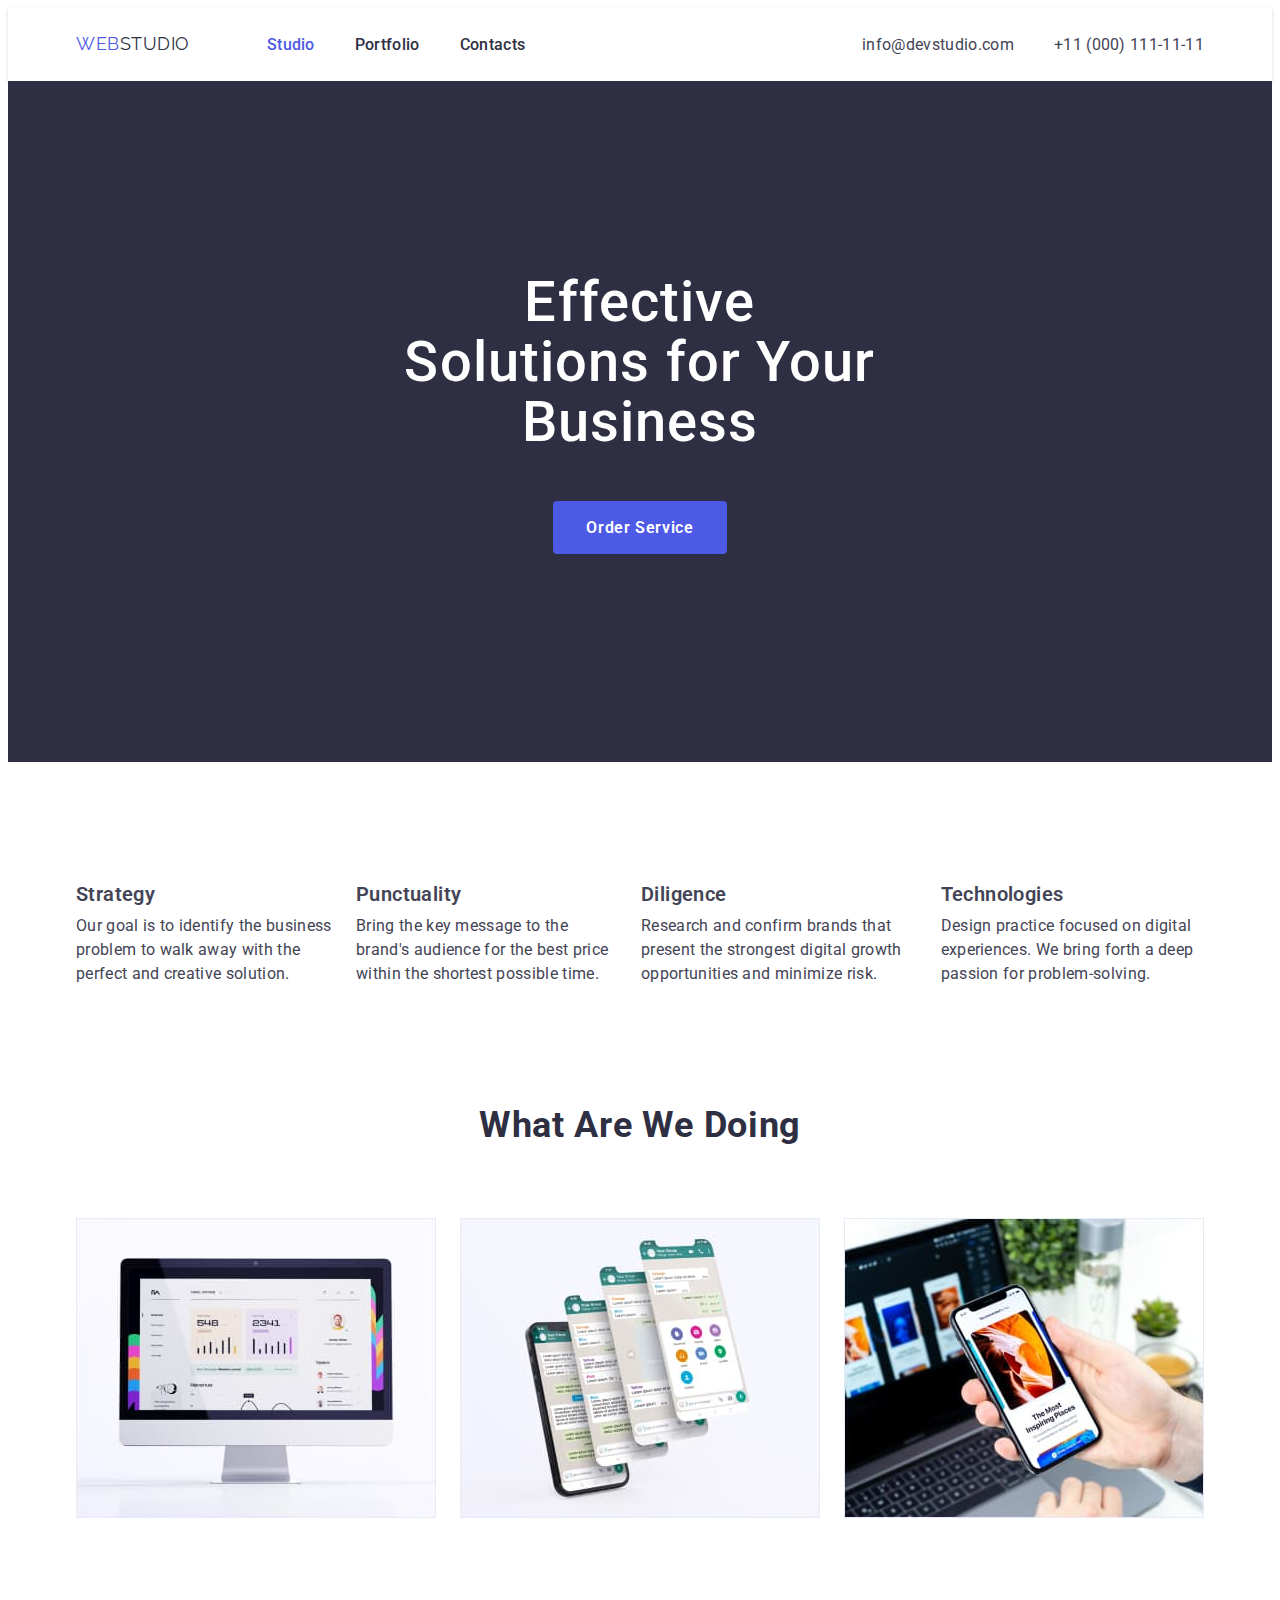
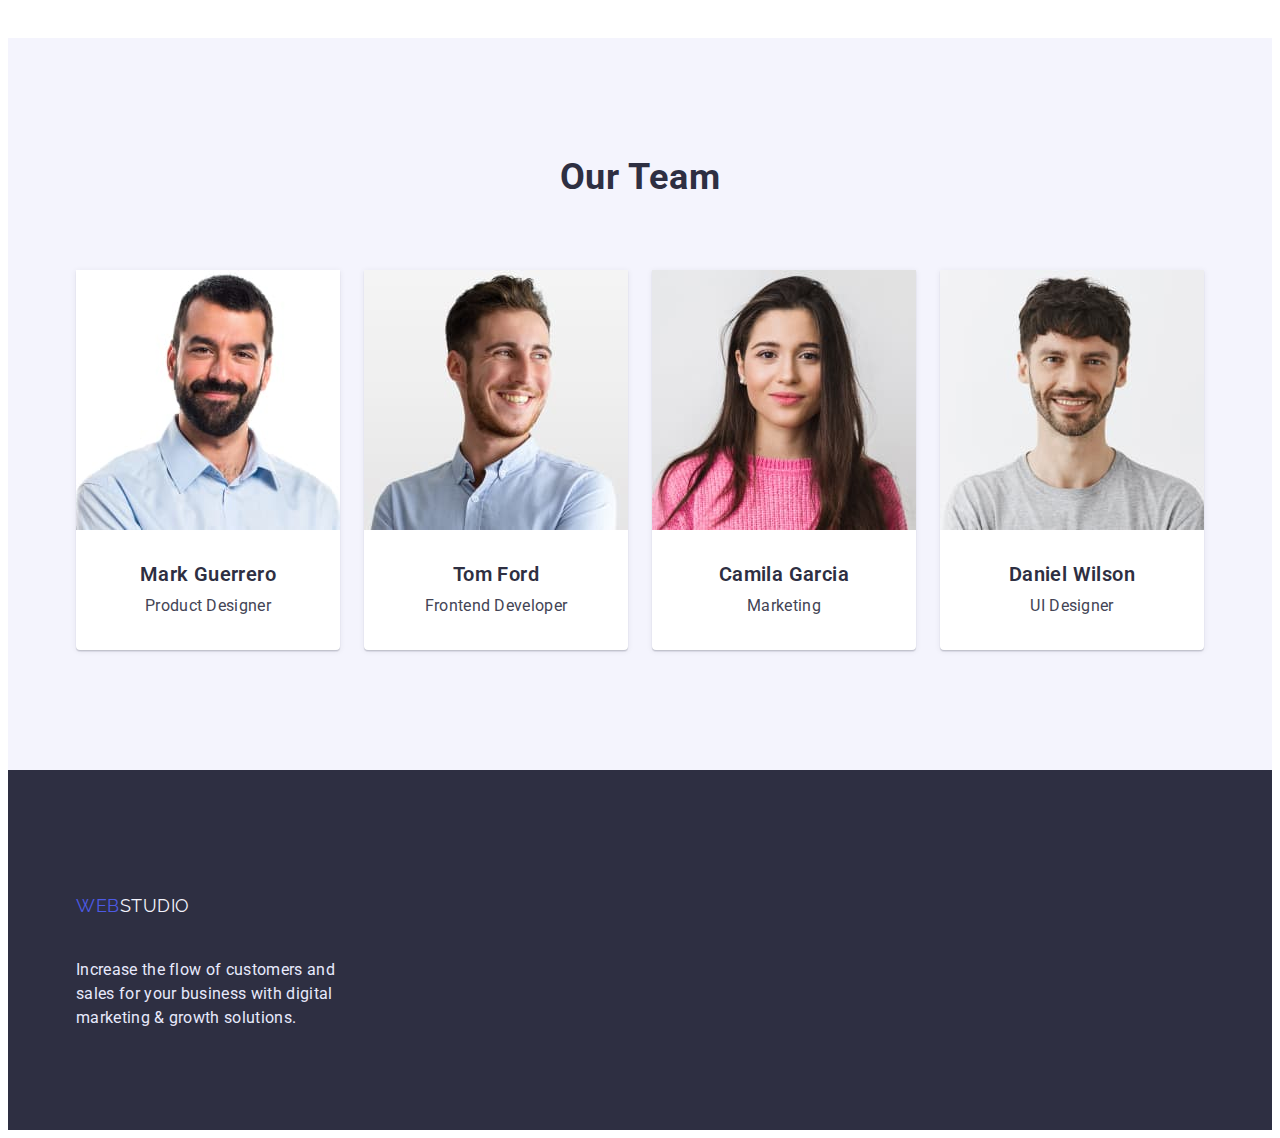
<file: index.html>
<!DOCTYPE html>
<html lang="en">
<head>
    <meta charset="UTF-8">
    <meta http-equiv="X-UA-Compatible" content="IE=edge">
    <meta name="viewport" content="width=device-width, initial-scale=1.0">
    <title>WEBSTUDIO</title>
    

    <link rel="preconnect" href="https://fonts.googleapis.com">
    <link rel="preconnect" href="https://fonts.gstatic.com" crossorigin>
    <link href="https://fonts.googleapis.com/css2?family=Raleway:wght@800&family=Roboto:wght@400;500;700;900&display=swap" rel="stylesheet">
    
    <link rel="stylesheet" href="https://cdnjs.cloudflare.com/ajax/libs/modern-normalize/1.1.0/modern-normalize.min.css" integrity="sha512-wpPYUAdjBVSE4KJnH1VR1HeZfpl1ub8YT/NKx4PuQ5NmX2tKuGu6U/JRp5y+Y8XG2tV+wKQpNHVUX03MfMFn9Q==" crossorigin="anonymous" referrerpolicy="no-referrer" />
    <link rel="stylesheet" href="./css/styles.css">

</head>
<body>
<!-- ==================== HEADER ==================== -->
    <header>
        
        <div class="container">

            <a class="logo link" href="./index.html"><span class="logo-text">WEB</span><span class="logo-text-secondary">STUDIO</span></a>
        
            <nav class="header-nav">
                <ul class="header-lists list">
                    <li class="header-item"><a class="header-link current link" href="./index.html">Studio</a></li>
                    <li class="header-item"><a class="header-link link" href="./portfolio.html">Portfolio</a></li>
                    <li class="header-item"><a class="header-link link" href="#">Contacts</a></li>
                </ul>
            </nav>

            <ul class="header-contacts list">
                <li class="header-contact-list"><a class="header-mail link" href="mailto:info@devstudio.com">info@devstudio.com</a></li>
                <li class="header-contact-list"><a class="header-phone link" href="tel:+11(000)1111111">+11 (000) 111-11-11</a></li>
            </ul>
        </div>
        
    </header>
<!-- ==================== / HEADER / ==================== -->
<!-- ==================== MAIN ==================== -->
    <main>

            <section class="hero">
                <div class="container">
                    <h1 class="hero-title">Effective Solutions for Your Business</h1>
                    <button class="hero-btn" type="button">Order Service</button>
                </div>
            </section>

            <section class="about" >
                <h2 class="visually-hidden">About our Company</h2>
                
                <div class="container">
                    <ul class="about-lists list">
                        <li class="about-item">
                            <h3 class="about-title">Strategy</h3>
                            <p class="about-text">Our goal is to identify the business
                                problem to walk away with the perfect and creative solution. </p>
                        </li>
                        <li class="about-item">
                            <h3 class="about-title">Punctuality</h3>
                            <p class="about-text">Bring the key message to the brand's audience for the best price within the shortest possible time.</p>
                        </li>
                        <li class="about-item">
                            <h3 class="about-title">Diligence</h3>
                            <p class="about-text">Research and confirm brands that present the strongest digital growth opportunities and minimize risk.</p>
                        </li>
                        <li class="about-item">
                            <h3 class="about-title">Technologies</h3>
                            <p class="about-text">Design practice focused on digital experiences. We bring forth a deep passion for problem-solving.</p>
                        </li>
                    </ul>
                </div>

            </section>


        <section>
            <div class="container">
                <h2 class="doing">What are we doing</h2>
                <ul class="doing-lists list">
                    <li class="doing-item"><img width="360" height="300" src="./images/desktop.jpg" alt="desktop"></li>
                    <li class="doing-item"><img width="360" height="300" src="./images/mobile.jpg" alt="mobile"></li>
                    <li class="doing-item"><img width="360" height="300" src="./images/platform.jpg" alt="platform"></li>
                </ul> 
            </div>
        </section>

        <section class="team-section">
            <div class="container">
                <h2 class="team">Our Team</h2>
                <ul class="team-lists list">
                    <li class="team-item">
                        <img src="./images/mark.jpg" alt="Mark" width="264" height="260">
                        <h3 class="team-title">Mark Guerrero</h3>
                        <p class="team-prof">Product Designer</p>
                    </li>
                    <li class="team-item">
                        <img src="./images/tom.jpg" alt="Tom" width="264" height="260">
                        <h3 class="team-title">Tom Ford</h3>
                        <p class="team-prof">Frontend Developer</p>
                    </li>
                    <li class="team-item">
                        <img src="./images/camila.jpg" alt="Camila" width="264" height="260">
                        <h3 class="team-title">Camila Garcia</h3>
                        <p class="team-prof">Marketing</p>
                    </li>
                    <li class="team-item">
                        <img src="./images/daniel.jpg" alt="Daniel" width="264" height="260">
                        <h3 class="team-title">Daniel Wilson</h3>
                        <p class="team-prof">UI Designer</p>
                    </li>
                </ul>
            </div>
        </section>

    </main>
<!-- ==================== / MAIN / ==================== -->

    <footer>
        
        <div class="footer-wrapper container">
            <a class="logo link" href="./index.html"><span class="logo-text">WEB</span><span class="logo-text-secondary">STUDIO</span></a>
            <p class="footer-text">Increase the flow of customers and sales for your business with digital marketing & growth solutions.</p>
        </div>
           
    </footer>
    
</body>
</html>
</file>
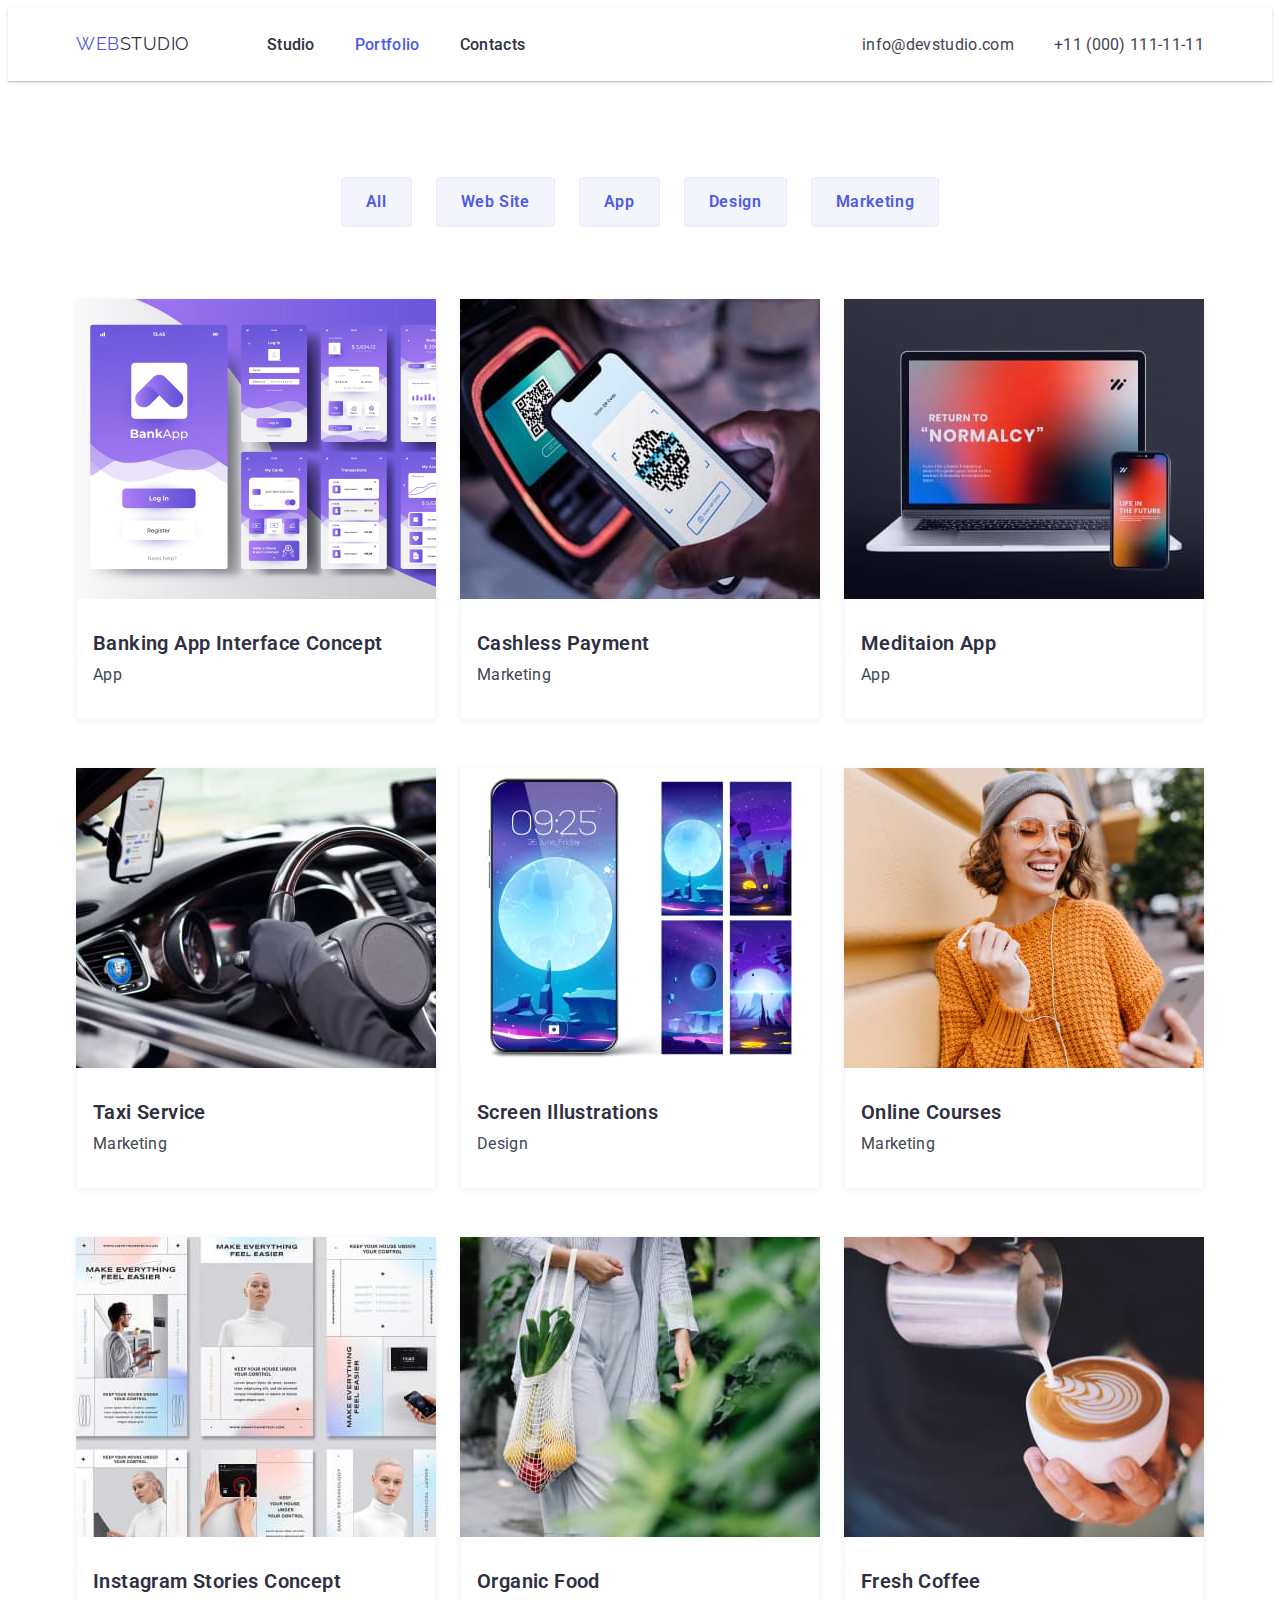
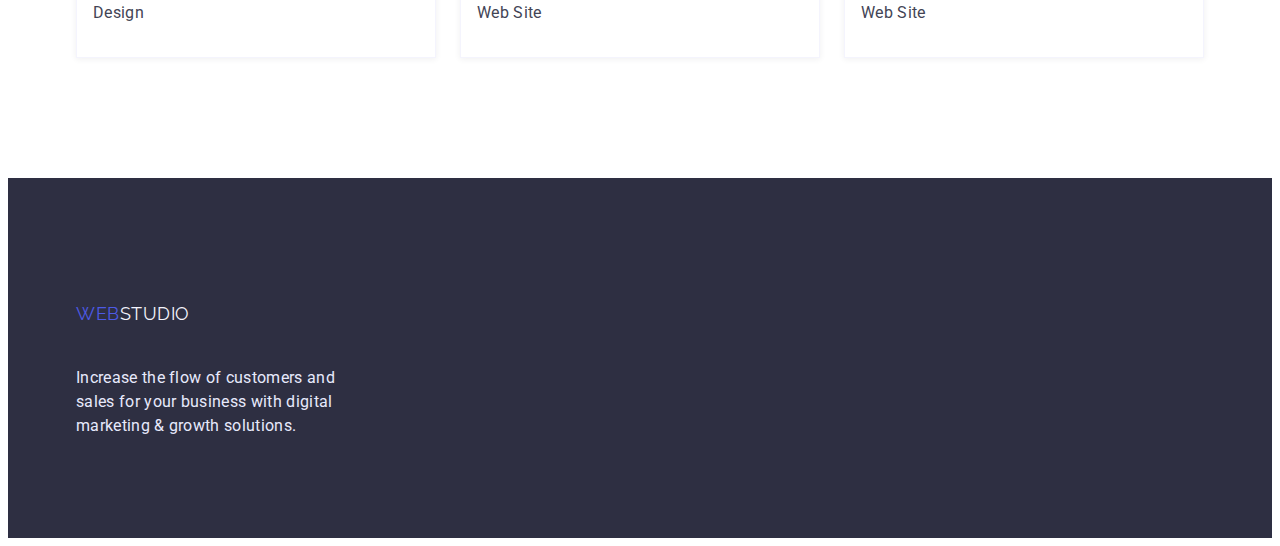
<file: portfolio.html>
<!DOCTYPE html>
<html lang="en">
<head>
    <meta charset="UTF-8">
    <meta http-equiv="X-UA-Compatible" content="IE=edge">
    <meta name="viewport" content="width=device-width, initial-scale=1.0">
    <title>Portfolio</title>
    

    <link rel="preconnect" href="https://fonts.googleapis.com">
    <link rel="preconnect" href="https://fonts.gstatic.com" crossorigin>
    <link href="https://fonts.googleapis.com/css2?family=Raleway:wght@800&family=Roboto:wght@400;500;700;900&display=swap" rel="stylesheet">
    
    <link rel="stylesheet" href="https://cdnjs.cloudflare.com/ajax/libs/modern-normalize/1.1.0/modern-normalize.min.css" integrity="sha512-wpPYUAdjBVSE4KJnH1VR1HeZfpl1ub8YT/NKx4PuQ5NmX2tKuGu6U/JRp5y+Y8XG2tV+wKQpNHVUX03MfMFn9Q==" crossorigin="anonymous" referrerpolicy="no-referrer" />
    <link rel="stylesheet" href="./css/styles.css">

</head>
<body>
<!-- ==================== HEADER ==================== -->  
    <header>

        <div class="container">

            <a class="logo link" href="./index.html"><span class="logo-text">WEB</span><span class="logo-text-secondary">STUDIO</span></a>
            
            <nav class="header-nav">
                <ul class="header-lists list">
                    <li class="header-item"><a class="header-link link" href="./index.html">Studio</a></li>
                    <li class="header-item"><a class="header-link current link" href="./portfolio.html">Portfolio</a></li>
                    <li class="header-item"><a class="header-link link" href="#">Contacts</a></li>
                </ul>
            </nav>

            <ul class="header-contacts list">
                <li class="header-contact-list"><a class="header-mail link" href="mailto:info@devstudio.com">info@devstudio.com</a></li>
                <li class="header-contact-list"><a class="header-phone link" href="tel:+11(000)1111111">+11 (000) 111-11-11</a></li>
            </ul>
        
        </div>
          
    </header>
<!-- ==================== / HEADER / ==================== -->
<!-- ==================== MAIN ==================== -->
    <main>

        <h1 class="main-portfolio-title visually-hidden">Our Projects</h1>

        <section>
            <div class="container">

                <ul class="portfolio-list list ">
                    <li class="portfolio-item">
                        <button class="portfolio-btn" type="button">All</button>
                    </li>
                    <li class="portfolio-item">
                        <button class="portfolio-btn" type="button">Web Site</button>
                    </li>
                    <li class="portfolio-item">
                        <button class="portfolio-btn" type="button">App</button>
                    </li>
                    <li class="portfolio-item">
                        <button class="portfolio-btn" type="button">Design</button>
                    </li>
                    <li class="portfolio-item">
                        <button class="portfolio-btn" type="button">Marketing</button>
                    </li>
                </ul>
            
            </div>
            
            <div class="container">

                <ul class=" portfolio-projects list">
                    <li class="link-item">
                        <a class="link" href="#">
                            <img width="360" height="300" src="./images/bankingapp.jpg" alt="Our Projects">
                                <div class="cards-wrapper">
                                    <h2 class="portfolio-title">Banking App Interface Concept</h2>
                                    <p class="portfolio-description">App</p>
                                </div>
                        </a>
                    </li>
                    <li class="link-item">
                        <a class="link" href="#">
                            <img width="360" height="300" src="./images/cashpay.jpg" alt="Our Projects">
                                <div class="cards-wrapper">
                                    <h2 class="portfolio-title">Cashless Payment</h2>
                                    <p class="portfolio-description">Marketing</p>
                                </div>
                        </a>
                    </li>
                    <li class="link-item">
                        <a class="link" href="#">
                            <img width="360" height="300" src="./images/mediapp.jpg" alt="Our Projects">
                                <div class="cards-wrapper">
                                    <h2 class="portfolio-title">Meditaion App</h2>
                                    <p class="portfolio-description">App</p>
                                </div>
                        </a>
                    </li>
                    <li class="link-item">
                        <a class="link" href="#">
                            <img width="360" height="300" src="./images/taxi.jpg" alt="Our Projects">
                                <div class="cards-wrapper">
                                    <h2 class="portfolio-title">Taxi Service</h2>
                                    <p class="portfolio-description">Marketing</p>
                                </div>
                        </a>
                    </li>
                    <li class="link-item">
                        <a class="link" href="#">
                            <img width="360" height="300" src="./images/csrillustr.jpg" alt="Our Projects">
                                <div class="cards-wrapper">
                                    <h2 class="portfolio-title">Screen Illustrations</h2>
                                    <p class="portfolio-description">Design</p>
                                </div>
                        </a>
                    </li>
                    <li class="link-item">
                        <a class="link" href="#">
                            <img width="360" height="300" src="./images/courses.jpg" alt="Our Projects">
                                <div class="cards-wrapper">
                                    <h2 class="portfolio-title">Online Courses</h2>
                                    <p class="portfolio-description">Marketing</p>
                                </div>
                        </a>
                    </li>
                    <li class="link-item">
                        <a class="link" href="#">
                            <img width="360" height="300" src="./images/instaconcept.jpg" alt="Our Projects">
                                <div class="cards-wrapper">
                                    <h2 class="portfolio-title">Instagram Stories Concept</h2>
                                    <p class="portfolio-description">Design</p>
                                </div>
                        </a>
                    </li>
                    <li class="link-item">
                        <a class="link" href="#">
                            <img width="360" height="300" src="./images/organicfood.jpg" alt="Our Projects">
                                <div class="cards-wrapper">
                                    <h2 class="portfolio-title">Organic Food</h2>
                                    <p class="portfolio-description">Web Site</p>
                                </div>
                        </a>
                    </li>
                    <li class="link-item">
                        <a class="link" href="#">
                            <img width="360" height="300" src="./images/freshcoffe.jpg" alt="Our Projects">
                                <div class="cards-wrapper">
                                    <h2 class="portfolio-title">Fresh Coffee</h2>
                                    <p class="portfolio-description">Web Site</p>
                                </div>
                        </a>
                    </li>
                </ul>
            
            </div>

        </section>
    </main>
<!-- ==================== / MAIN / ==================== -->
    <footer>
        
        <div class="footer-wrapper container">
            <a class="logo link" href="./index.html"><span class="logo-text">WEB</span><span class="logo-text-secondary">STUDIO</span></a>
            <p class="footer-text">Increase the flow of customers and sales for your business with digital marketing & growth solutions.</p>
        </div>

    </footer>
</body>
</html>
</file>
<file: css/styles.css>
:root {
    --primary-font: 'Roboto', sans-serif;
    --secondary-font: 'Raleway', sans-serif;
    --primary-text-color: #434455;
}

body {
    font-family: var(--primary-font);
    color: var(--primary-text-color); 
}

*,
*::before,
*::after {
  box-sizing: border-box;
}

h1,
h2,
h3,
h4,
h5,
h6,
p,
ul {
    padding: 0;
    margin: 0;
}

img {
    display: block;
    min-width: 100%;
}

.list {
    list-style: none;
}

.link {
    text-decoration: none;
}

button {
    cursor: pointer;
    font-family: inherit;
}

.container  {
    width: 1158px;
    padding-left: 15px;
    padding-right: 15px;
    margin: 0 auto;
    /* background-color: tomato; */
}

section {
    padding-top: 120px;
    padding-bottom: 120px;
}

.visually-hidden {
    position: absolute;
    width: 1px;
    height: 1px;
    margin: -1px;
    border: 0;
    padding: 0;
    white-space: nowrap;
    clip-path: inset(100%);
    clip: rect(0 0 0 0);
    overflow: hidden;
  }
  
/* ==================== COMPONENTS ==================== */
/* ==================== /COMPONENTS ==================== */

/* ==================== HEADER ==================== */
header {
    box-shadow: 0px 2px 1px rgba(46, 47, 66, 0.08), 0px 1px 1px rgba(46, 47, 66, 0.16), 0px 1px 6px rgba(46, 47, 66, 0.08);
}

header .container {
    display: flex;
    align-items: baseline;
}

.logo {
    font-family: 'Raleway', sans-serif;
    font-size: 18px;
    line-height: 1.33;
    letter-spacing: 0.03em;
    text-transform: uppercase;
    margin-right: 77px;
    padding-top: 24px;
    padding-bottom: 24px
}

.logo-text {
    color: #4D5AE5;
}

header .logo-text-secondary {
    color: #2E2F42;

}

/* .header-nav {} */

.header-lists {
    display: flex;
}

.header-item {
    margin-right: 40px;
}

.header-item:last-child {
    margin-right: 0;
}

.header-link {
    font-weight: 500;
    font-size: 16px;
    line-height: 1.5;
    letter-spacing: 0.02em;
    color: #2E2F42;
    padding-top: 24px;
    padding-bottom: 24px;
    display: block;
}

.header-contacts {
    display: flex;
    margin-left: auto;
}

/* .header-contact-list {} */

.header-contact-list:first-child {
    margin-right: 40px;
}

.header-mail,
.header-phone {
    font-size: 16px;
    line-height: 1.5;
    letter-spacing: 0.02em;
    color: #434455;
    padding-top: 24px;
    padding-bottom: 24px;
}

.current,
.header-link:hover,
.header-link:focus,
.header-mail:hover,
.header-mail:focus,
.header-phone:hover,
.header-phone:focus {
    color: #4D5AE5;
}

/* ==================== /HEADER ==================== */

/* ==================== MAIN ==================== */

.hero {
    background: #2E2F42;
    text-align: center;
}

.hero-title {
    font-weight: 500;
    font-size: 56px;
    line-height: 1.07;
    letter-spacing: 0.02em;
    color: #FFFFFF;
    width: 492px;
    margin-left: auto;
    margin-right: auto;
    margin-bottom: 48px;
    padding-top: 72px;
}

.hero-btn {
    font-weight: 600;
    font-size: 16px;
    line-height: 1.19;
    letter-spacing: 0.04em;
    color: #FFFFFF;
    background: #4D5AE5;   
    padding: 16px 32px;
    margin-bottom: 88px;
    border: 1px solid transparent;
    border-radius: 4px;
}

.about {
    padding-bottom: 0;
}

.about-lists {
    display: flex;
}

.about-item {
    margin-right: 24px;
}

.about-item:last-child {
    margin-right: 0;
}

.about-title {
    font-weight: 600;
    font-size: 20px;
    line-height: 1.2;
    letter-spacing: 0.02em;
    padding-bottom: 8px;
}

.about-text {
    font-weight: 400;
    font-size: 16px;
    line-height: 1.5;
    letter-spacing: 0.02em;
    color: #434455;
}

.doing {
    font-weight: 700;
    font-size: 36px;
    line-height: 1.11;
    letter-spacing: 0.02em;
    text-transform: capitalize;
    color: #2E2F42;
    text-align: center;
    margin-bottom: 72px;

}

.doing-lists {
    display: flex;
}

.doing-item:not(:last-child) {
    margin-right: 24px;
}

/* .doing-item {} */

.team-section{
    background: #F4F4FD;
    padding-bottom: 0;
}

.team {
    font-weight: 700;
    font-size: 36px;
    line-height: 1.11;
    letter-spacing: 0.02em;
    text-transform: capitalize;
    color: #2E2F42;
    text-align: center;
    margin-bottom: 72px;
}

.team-lists {
    display: flex;
    padding-bottom: 120px;
}

.team-item {
    margin-right: 24px;
    background-color: #fff;
    border-radius: 0px 0px 4px 4px;
    box-shadow: 0px 1px 6px rgba(46, 47, 66, 0.08), 0px 1px 1px rgba(46, 47, 66, 0.16), 0px 2px 1px rgba(46, 47, 66, 0.08);
}

.team-item:last-child {
    margin-right: 0;
}

.team-item img { 
    margin-bottom: 32px;
}


.team-title {
    font-weight: 600;
    font-size: 20px;
    line-height: 1.2;
    letter-spacing: 0.02em;
    color: #2E2F42; 
    margin-bottom: 8px;
    text-align: center;
}

.team-prof {
    font-size: 16px;
    line-height: 1.5;
    letter-spacing: 0.02em;
    color: #434455;
    margin-bottom: 32px;
    text-align: center;
   
}

/* ==================== /MAIN ==================== */

/* ==================== FOOTER ==================== */

footer {
    background: #2E2F42;
    padding-top: 100px;
    padding-bottom: 100px;   
}

/* .footer-wrapper {} */


footer .logo {
    margin-bottom: 16px;
    display: block;
}

footer .logo-text-secondary {
    color: #F4F4FD;
}

.footer-text {
    font-size: 16px;
    line-height: 1.5;
    letter-spacing: 0.02em;
    color: #E7E9FC;
    width: 264px;
    display: block;
}

/* ==================== /FOOTER ==================== */


/* PORTFOLIO PORTFOLIO PORTFOLIO PORTFOLIO PORTFOLIO PORTFOLIO PORTFOLIO PORTFOLIO PORTFOLIO PORTFOLIO*/


/* ==================== MAIN ==================== */

/* .main-portfolio-title {} */

.portfolio-list {
    display: flex;
    justify-content: center;
    margin-top: -24px;
    margin-bottom: 72px;
    
}


.link-item {
    margin-right: 24px;
    margin-bottom: 48px;
    box-shadow: 0px 1px 6px rgba(46, 47, 66, 0.08);
}

.cards-wrapper:focus,
.cards-wrapper:hover {
    border: 0.5px solid #F4F4FD;
    box-shadow: 0px 1px 6px rgba(46, 47, 66, 0.08), 0px 1px 1px rgba(46, 47, 66, 0.16), 0px 2px 1px rgba(46, 47, 66, 0.08);
}

.cards-wrapper {
    border-bottom: 0.5px solid #F4F4FD;
    border-left: 0.5px solid #F4F4FD;
    border-right: 0.5px solid #F4F4FD;
    padding-top: 32px;
    padding-bottom: 32px;
}

.link-item:nth-child(3n) {
    margin-right: 0;
}

.link-item:nth-last-child(-n+3) {
    margin-bottom: 0;
}

.portfolio-item {
    margin-right: 24px;
}

.portfolio-item:last-child {
    margin-right: 0;
}

.portfolio-btn {
    font-weight: 600;
    font-size: 16px;
    line-height: 1.5;
    letter-spacing: 0.04em;
    color: #4D5AE5;
    background: #F4F4FD;
    border: 1px solid #E7E9FC;
    padding: 12px 24px;
    border-radius: 4px;
}

.portfolio-btn:hover,
.portfolio-btn:focus {
    color: #FFFFFF;
    background: #4D5AE5;
}

.portfolio-projects {
    display: flex;
    flex-wrap: wrap;
}

.portfolio-title {
    font-weight: 600;
    font-size: 20px;
    line-height: 1.2;
    letter-spacing: 0.02em;
    color: #2E2F42;
    margin-bottom: 8px;
    padding-left: 16px;   
}

.portfolio-description {
    font-size: 16px;
    line-height: 1.5;   
    letter-spacing: 0.02em; 
    color: #434455;
    /* margin-bottom: 32px;  */
    padding-left: 16px;  
}
/* ==================== /MAIN ==================== */




/* PORTFOLIO PORTFOLIO PORTFOLIO PORTFOLIO PORTFOLIO PORTFOLIO PORTFOLIO PORTFOLIO PORTFOLIO PORTFOLIO*/
</file>
